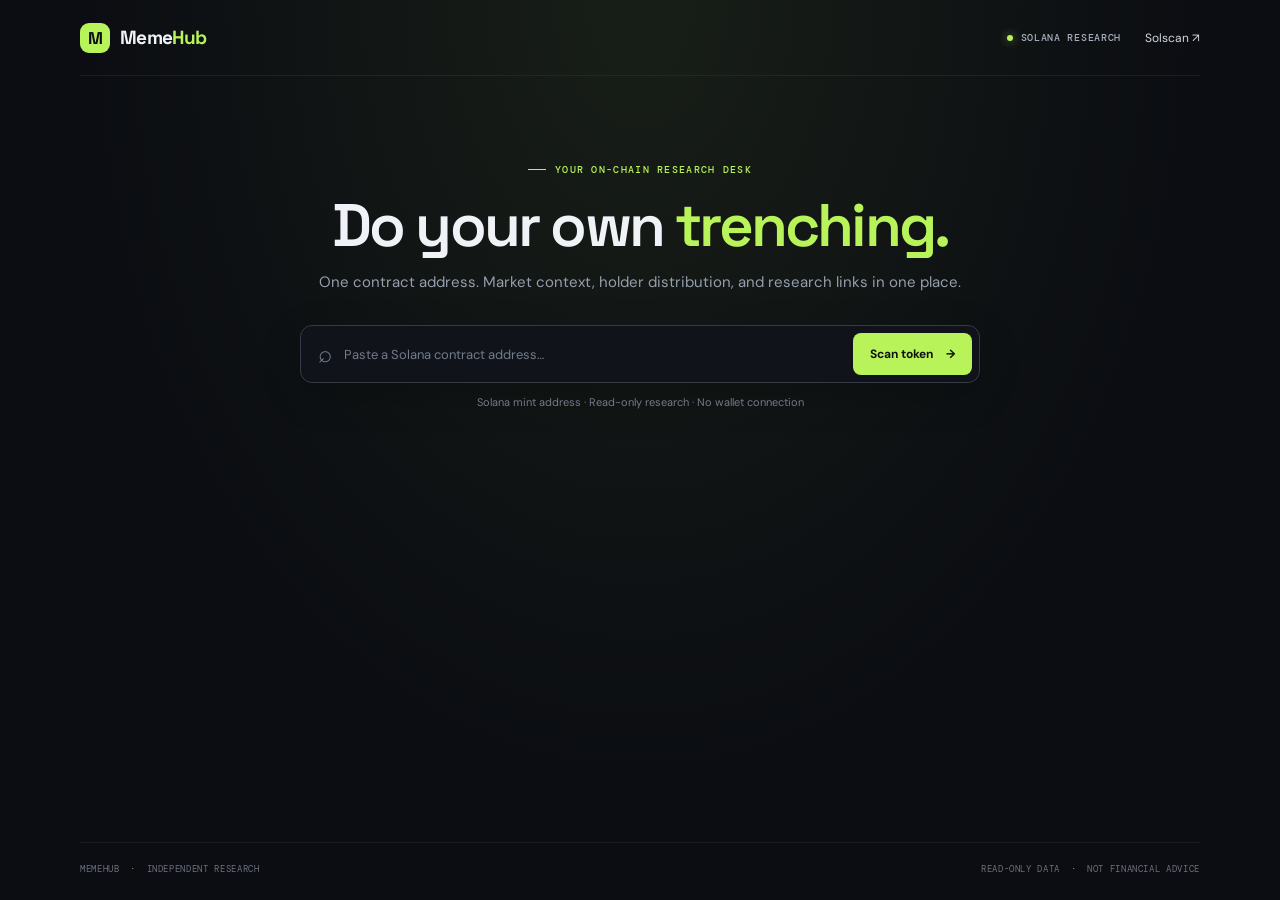
<file: index.html>
<!doctype html>
<html lang="en">
  <head>
    <meta charset="utf-8">
    <meta name="viewport" content="width=device-width, initial-scale=1">
    <meta name="theme-color" content="#0b0d12">
    <meta name="description" content="A focused Solana token research dashboard for market data, holder distribution, and source links.">
    <title>MemeHub — Token research</title>
    <script>
      if (window.location.hostname === "127.0.0.1") {
        const localUrl = new URL(window.location.href);
        localUrl.hostname = "localhost";
        window.location.replace(localUrl.href);
      }
    </script>
    <link rel="stylesheet" href="./styles.css">
    <script src="./app.js" defer></script>
  </head>
  <body class="home-page">
    <div class="app-shell">
      <header class="topbar">
        <a class="brand" href="./" aria-label="MemeHub home">
          <span class="brand-mark" aria-hidden="true">M</span>
          <span>Meme<span class="brand-accent">Hub</span></span>
        </a>
        <div class="topbar-right">
          <span class="network-indicator"><span></span> SOLANA RESEARCH</span>
          <a class="top-link" href="https://solscan.io/" target="_blank" rel="noreferrer">Solscan <span aria-hidden="true">↗</span></a>
        </div>
      </header>

      <main>
        <section class="hero">
          <div class="eyebrow"><span class="eyebrow-line"></span> YOUR ON-CHAIN RESEARCH DESK</div>
          <h1>Do your own <span>trenching.</span></h1>
          <p class="hero-copy">One contract address. Market context, holder distribution, and research links in one place.</p>

          <form id="scan-form" class="search-form home-search" action="./results.html" method="get" novalidate>
            <label class="sr-only" for="ca-input">Solana token contract address</label>
            <span class="search-icon" aria-hidden="true">⌕</span>
            <input id="ca-input" name="ca" type="text" spellcheck="false" autocomplete="off" required
              placeholder="Paste a Solana contract address…" aria-describedby="search-hint">
            <button id="scan-button" type="submit"><span>Scan token</span><span aria-hidden="true">→</span></button>
          </form>
          <p class="search-hint" id="search-hint">Solana mint address · Read-only research · No wallet connection</p>
          <div id="status-message" class="status-message" role="status" aria-live="polite"></div>
        </section>
      </main>

      <footer class="footer">
        <span>MEMEHUB <span class="footer-dot">·</span> INDEPENDENT RESEARCH</span>
        <span>READ-ONLY DATA <span class="footer-dot">·</span> NOT FINANCIAL ADVICE</span>
      </footer>
    </div>
  </body>
</html>
</file>
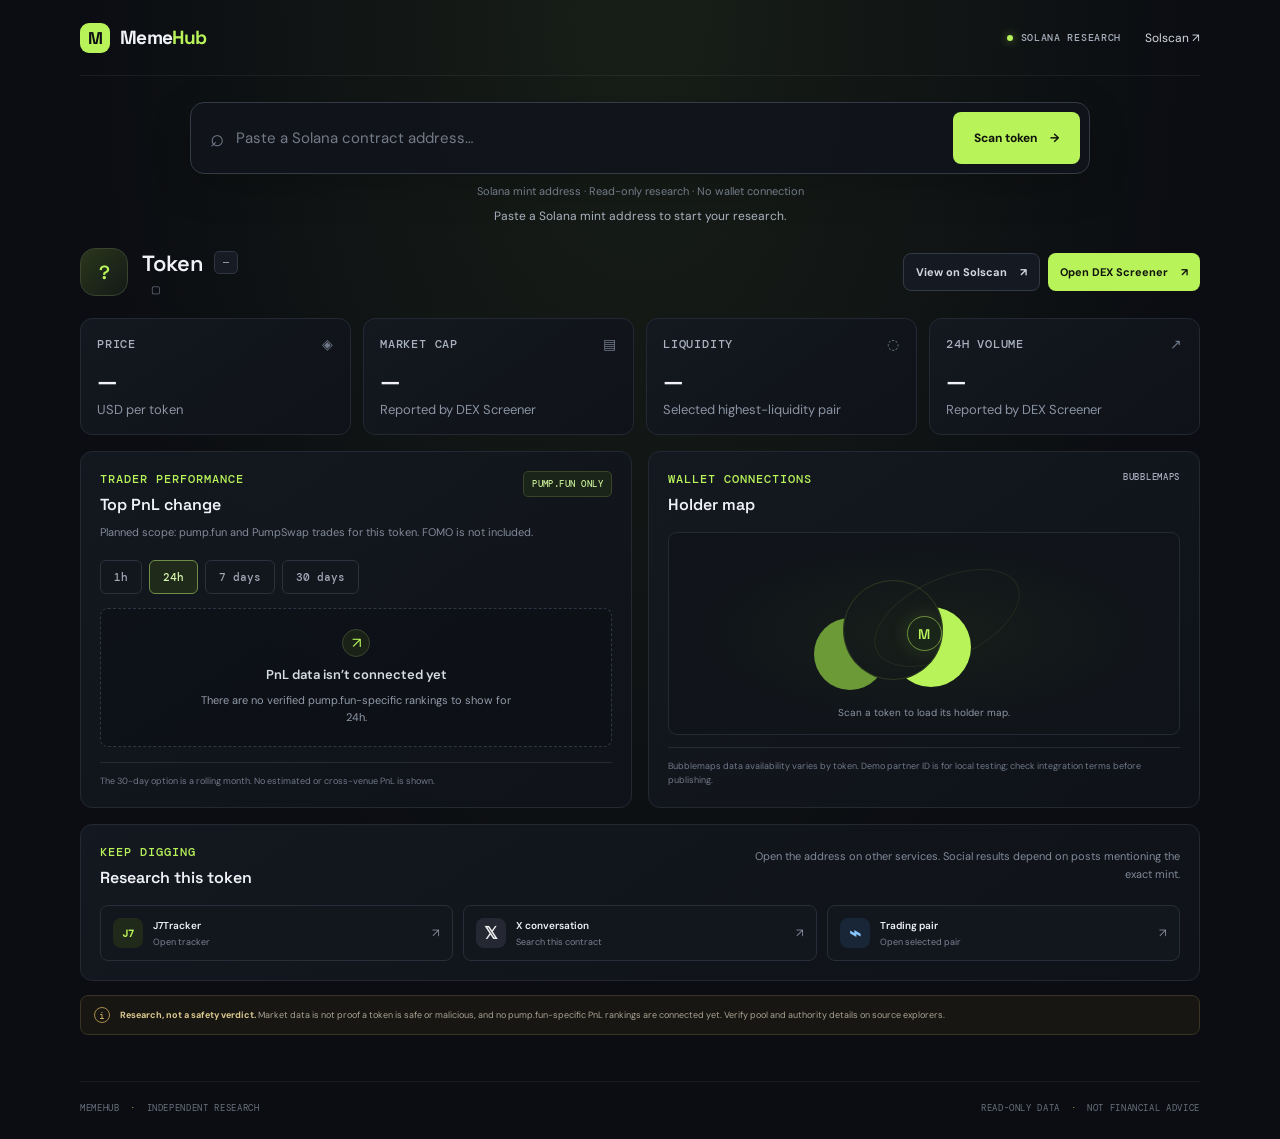
<file: results.html>
<!doctype html>
<html lang="en">
  <head>
    <meta charset="utf-8">
    <meta name="viewport" content="width=device-width, initial-scale=1">
    <meta name="theme-color" content="#0b0d12">
    <meta name="description" content="Solana token market, holder distribution, and research links.">
    <title>Token research — MemeHub</title>
    <script>
      if (window.location.hostname === "127.0.0.1") {
        const localUrl = new URL(window.location.href);
        localUrl.hostname = "localhost";
        window.location.replace(localUrl.href);
      }

      const transitionKey = "memehub-search-origin";
      const savedOrigin = sessionStorage.getItem(transitionKey);
      if (savedOrigin) {
        sessionStorage.removeItem(transitionKey);
        const origin = JSON.parse(savedOrigin);
        const validOrigin = [origin.x, origin.y, origin.width, origin.height, origin.timestamp, origin.viewportWidth].every(Number.isFinite)
          && origin.width > 0
          && origin.height > 0
          && origin.viewportWidth === window.innerWidth
          && Date.now() - origin.timestamp >= 0
          && Date.now() - origin.timestamp < 5000;
        if (validOrigin) {
          document.documentElement.dataset.searchOrigin = savedOrigin;
          document.documentElement.classList.add("search-transition-ready", "search-transition-pending");
        }
      }
    </script>
    <link rel="stylesheet" href="./styles.css">
    <script src="./app.js" defer></script>
  </head>
  <body class="results-page">
    <div class="app-shell">
      <header class="topbar">
        <a class="brand" href="./" aria-label="MemeHub home">
          <span class="brand-mark" aria-hidden="true">M</span>
          <span>Meme<span class="brand-accent">Hub</span></span>
        </a>
        <div class="topbar-right">
          <span class="network-indicator"><span></span> SOLANA RESEARCH</span>
          <a class="top-link" href="https://solscan.io/" target="_blank" rel="noreferrer">Solscan <span aria-hidden="true">↗</span></a>
        </div>
      </header>

      <main>
        <form id="scan-form" class="search-form results-search" action="./results.html" method="get" novalidate>
          <label class="sr-only" for="ca-input">Solana token contract address</label>
          <span class="search-icon" aria-hidden="true">⌕</span>
          <input id="ca-input" name="ca" type="text" spellcheck="false" autocomplete="off" required
            placeholder="Paste a Solana contract address…" aria-describedby="search-hint">
          <button id="scan-button" type="submit"><span>Scan token</span><span aria-hidden="true">→</span></button>
        </form>
        <p class="search-hint results-search-hint" id="search-hint">Solana mint address · Read-only research · No wallet connection</p>
        <div id="status-message" class="status-message results-status" role="status" aria-live="polite"></div>

        <section id="results" class="results" aria-label="Token research results">
          <div class="token-heading">
            <div class="token-identity">
              <div id="token-avatar" class="token-avatar" aria-hidden="true">?</div>
              <div>
                <div class="token-name-line">
                  <h2 id="token-name">Token</h2>
                  <span id="token-symbol" class="symbol-chip">—</span>
                </div>
                <button id="copy-ca" class="ca-copy" type="button" title="Copy contract address">
                  <span id="token-ca"></span><span aria-hidden="true">▢</span>
                </button>
              </div>
            </div>
            <div class="token-actions">
              <a id="solscan-link" class="button button-secondary" target="_blank" rel="noreferrer">View on Solscan <span aria-hidden="true">↗</span></a>
              <a id="dex-link" class="button button-primary" target="_blank" rel="noreferrer">Open DEX Screener <span aria-hidden="true">↗</span></a>
            </div>
          </div>

          <div class="metrics-grid">
            <article class="metric-card">
              <div class="metric-label">PRICE <span class="metric-icon">◈</span></div>
              <div id="metric-price" class="metric-value">—</div>
              <div class="metric-caption">USD per token</div>
            </article>
            <article class="metric-card">
              <div class="metric-label">MARKET CAP <span class="metric-icon">▤</span></div>
              <div id="metric-market-cap" class="metric-value">—</div>
              <div class="metric-caption">Reported by DEX Screener</div>
            </article>
            <article class="metric-card">
              <div class="metric-label">LIQUIDITY <span class="metric-icon">◌</span></div>
              <div id="metric-liquidity" class="metric-value">—</div>
              <div class="metric-caption">Selected highest-liquidity pair</div>
            </article>
            <article class="metric-card">
              <div class="metric-label">24H VOLUME <span class="metric-icon">↗</span></div>
              <div id="metric-volume" class="metric-value">—</div>
              <div id="metric-change" class="metric-caption">Reported by DEX Screener</div>
            </article>
          </div>

          <div class="content-grid">
            <section class="panel pnl-panel" aria-labelledby="pnl-heading">
              <div class="panel-heading">
                <div>
                  <div class="section-kicker">TRADER PERFORMANCE</div>
                  <h3 id="pnl-heading">Top PnL change</h3>
                </div>
                <span class="pnl-platform">PUMP.FUN ONLY</span>
              </div>
              <p class="panel-description">Planned scope: pump.fun and PumpSwap trades for this token. FOMO is not included.</p>
              <div class="pnl-periods" role="group" aria-label="PnL time range">
                <button class="pnl-period" type="button" data-pnl-period="1h" aria-pressed="false">1h</button>
                <button class="pnl-period" type="button" data-pnl-period="24h" aria-pressed="true">24h</button>
                <button class="pnl-period" type="button" data-pnl-period="7d" aria-pressed="false">7 days</button>
                <button class="pnl-period" type="button" data-pnl-period="30d" aria-pressed="false">30 days</button>
              </div>
              <div class="pnl-empty" role="status" aria-live="polite">
                <span class="pnl-empty-icon" aria-hidden="true">↗</span>
                <strong>PnL data isn’t connected yet</strong>
                <span>There are no verified pump.fun-specific rankings to show for <span id="pnl-period-label">24h</span>.</span>
              </div>
              <div class="panel-footnote">The 30-day option is a rolling month. No estimated or cross-venue PnL is shown.</div>
            </section>

            <section class="panel map-panel">
              <div class="panel-heading">
                <div>
                  <div class="section-kicker">WALLET CONNECTIONS</div>
                  <h3>Holder map</h3>
                </div>
                <span class="map-provider">BUBBLEMAPS</span>
              </div>
              <div id="map-placeholder" class="map-placeholder">
                <div class="map-orbit orbit-one"></div>
                <div class="map-orbit orbit-two"></div>
                <div class="map-center">M</div>
                <p>Scan a token to load its holder map.</p>
              </div>
              <iframe id="bubblemap-frame" class="bubblemap-frame is-hidden" title="Bubblemaps Solana holder map" allow="clipboard-write" loading="lazy"></iframe>
              <p class="panel-footnote">Bubblemaps data availability varies by token. Demo partner ID is for local testing; check integration terms before publishing.</p>
            </section>
          </div>

          <section class="panel research-panel">
            <div class="panel-heading research-heading">
              <div>
                <div class="section-kicker">KEEP DIGGING</div>
                <h3>Research this token</h3>
              </div>
              <p class="panel-description">Open the address on other services. Social results depend on posts mentioning the exact mint.</p>
            </div>
            <div class="research-links">
              <a id="j7-link" class="research-link" href="https://j7tracker.io/" target="_blank" rel="noreferrer">
                <span class="research-icon j7-icon">J7</span><span><strong>J7Tracker</strong><small>Open tracker</small></span><span class="link-arrow">↗</span>
              </a>
              <a id="x-link" class="research-link" target="_blank" rel="noreferrer">
                <span class="research-icon x-icon">𝕏</span><span><strong>X conversation</strong><small>Search this contract</small></span><span class="link-arrow">↗</span>
              </a>
              <a id="pair-link" class="research-link" target="_blank" rel="noreferrer">
                <span class="research-icon pair-icon">⌁</span><span><strong>Trading pair</strong><small>Open selected pair</small></span><span class="link-arrow">↗</span>
              </a>
            </div>
          </section>

          <aside class="disclaimer">
            <span class="disclaimer-icon">i</span>
            <p><strong>Research, not a safety verdict.</strong> Market data is not proof a token is safe or malicious, and no pump.fun-specific PnL rankings are connected yet. Verify pool and authority details on source explorers.</p>
            <span id="updated-at" class="updated-at"></span>
          </aside>
        </section>
      </main>

      <footer class="footer">
        <span>MEMEHUB <span class="footer-dot">·</span> INDEPENDENT RESEARCH</span>
        <span>READ-ONLY DATA <span class="footer-dot">·</span> NOT FINANCIAL ADVICE</span>
      </footer>
    </div>
  </body>
</html>
</file>
<file: styles.css>
@import url("https://fonts.googleapis.com/css2?family=DM+Mono:wght@400;500&family=DM+Sans:wght@400;500;600;700&family=Space+Grotesk:wght@400;500;600;700&display=swap");

:root {
  color-scheme: dark;
  --bg: #0b0d12;
  --panel: #11141b;
  --panel-raised: #151922;
  --border: #232833;
  --muted: #7f8797;
  --text: #f0f2f7;
  --green: #b8f35a;
  --green-dim: #17231a;
  --red: #ff727d;
}

* { box-sizing: border-box; }

body {
  min-width: 320px;
  margin: 0;
  background:
    radial-gradient(ellipse at 50% 1%, rgba(184, 243, 90, .075), transparent 35rem),
    var(--bg);
  color: var(--text);
  font-family: "DM Sans", sans-serif;
  -webkit-font-smoothing: antialiased;
}

button, input { font: inherit; }
a { color: inherit; text-decoration: none; }
.is-hidden { display: none !important; }
.sr-only { position: absolute; width: 1px; height: 1px; padding: 0; margin: -1px; overflow: hidden; clip: rect(0, 0, 0, 0); white-space: nowrap; border: 0; }

.app-shell { display: flex; width: min(1120px, calc(100% - 56px)); min-height: 100vh; min-height: 100svh; margin: 0 auto; flex-direction: column; }
main { flex: 1; }
.topbar { height: 76px; display: flex; align-items: center; justify-content: space-between; border-bottom: 1px solid rgba(255,255,255,.06); }
.brand { display: inline-flex; align-items: center; gap: 10px; font: 700 19px "Space Grotesk", sans-serif; letter-spacing: -.7px; }
.brand-mark { display: grid; width: 30px; height: 30px; place-items: center; color: #0b0d12; background: var(--green); border-radius: 9px; font-size: 17px; }
.brand-accent { color: var(--green); }
.topbar-right { display: flex; align-items: center; gap: 24px; color: #a9afbc; font-size: 12px; }
.network-indicator, .live-tag { display: inline-flex; align-items: center; gap: 8px; color: #a7afbd; font: 500 10px "DM Mono", monospace; letter-spacing: .7px; }
.network-indicator > span, .live-tag > span { display: block; width: 6px; height: 6px; background: var(--green); border-radius: 50%; box-shadow: 0 0 10px rgba(184,243,90,.6); }
.top-link { color: #d5d8e0; }
.top-link:hover { color: var(--green); }

.hero { max-width: 680px; margin: 78px auto 56px; text-align: center; }
.eyebrow, .section-kicker { color: var(--green); font: 500 10px "DM Mono", monospace; letter-spacing: 1.3px; }
.eyebrow { display: inline-flex; align-items: center; gap: 9px; }
.eyebrow-line { width: 18px; height: 1px; background: var(--green); }
h1 { margin: 18px 0 12px; font: 600 clamp(39px, 6vw, 60px)/1.06 "Space Grotesk", sans-serif; letter-spacing: -2.8px; }
h1 > span { color: var(--green); }
.hero-copy { margin: 0; color: #969ead; font-size: 15px; line-height: 1.7; }
.search-form { display: flex; align-items: center; gap: 12px; width: min(100%, 680px); min-height: 56px; margin: 0 auto; padding: 7px; border: 1px solid #343a46; border-radius: 12px; background: rgba(17,20,27,.92); box-shadow: 0 12px 40px rgba(0,0,0,.2); text-align: left; transition: border-color .15s ease, box-shadow .15s ease; }
.search-form:focus-within { border-color: rgba(184,243,90,.65); box-shadow: 0 0 0 3px rgba(184,243,90,.08); }
.search-icon { padding-left: 10px; color: #747d8d; font-size: 24px; line-height: 1; }
.search-form input { min-width: 0; flex: 1; padding: 12px 0; border: 0; outline: 0; background: transparent; color: var(--text); font: 13px "DM Mono", monospace; }
.search-form input::placeholder { color: #737b89; font-family: "DM Sans", sans-serif; }
.search-form button, .button { display: inline-flex; justify-content: center; align-items: center; gap: 13px; border: 0; border-radius: 8px; cursor: pointer; font-size: 12px; font-weight: 700; transition: transform .15s ease, background .15s ease; }
.search-form button { min-height: 42px; padding: 0 17px; color: #10130b; background: var(--green); }
.search-form button:hover, .button-primary:hover { transform: translateY(-1px); background: #c8ff6b; }
.search-form button:disabled { opacity: .65; cursor: wait; transform: none; }
.search-hint { margin: 12px 0 0; color: #737b89; font-size: 11px; }
.status-message { min-height: 18px; margin-top: 10px; color: #aab2bf; font-size: 12px; }
.status-message.error { color: var(--red); }
.home-search { margin-top: 0; }
.home-page .search-form { margin-top: 30px; }
.home-page .search-hint { text-align: center; }
.results-search { width: min(100%, 900px); min-height: 72px; margin-top: 26px; padding: 9px; border-radius: 14px; }
.results-search input { padding: 14px 0; font-size: 15px; }
.results-search button { min-height: 52px; padding: 0 21px; }
.results-search-hint, .results-status { width: min(100%, 900px); margin-right: auto; margin-left: auto; text-align: center; }
.results-search-hint { margin-top: 10px; }
.results { margin-top: 22px; }
html.search-transition-ready .results-search { visibility: hidden; }
html.search-transition-pending .results { opacity: 0; transition: opacity 220ms ease; }

.results { padding-bottom: 46px; }
.token-heading { display: flex; align-items: center; justify-content: space-between; gap: 24px; margin-bottom: 22px; }
.token-identity { display: flex; align-items: center; gap: 14px; min-width: 0; }
.token-avatar { display: grid; flex: 0 0 48px; width: 48px; height: 48px; place-items: center; border: 1px solid #394330; border-radius: 15px; color: var(--green); background: linear-gradient(135deg, #29361b, #131a17); font: 600 19px "Space Grotesk", sans-serif; }
.token-name-line { display: flex; align-items: center; gap: 10px; }
.token-name-line h2 { overflow: hidden; max-width: 420px; margin: 0; font: 600 22px "Space Grotesk", sans-serif; text-overflow: ellipsis; white-space: nowrap; }
.symbol-chip { padding: 4px 8px; border: 1px solid #303541; border-radius: 5px; color: #aeb6c4; background: #171b23; font: 10px "DM Mono", monospace; }
.ca-copy { display: flex; align-items: center; gap: 9px; margin-top: 6px; padding: 0; border: 0; color: #838b9a; background: transparent; cursor: pointer; font: 10px "DM Mono", monospace; }
.ca-copy:hover { color: var(--green); }
.ca-copy span:first-child { overflow: hidden; max-width: 270px; text-overflow: ellipsis; white-space: nowrap; }
.token-actions { display: flex; gap: 8px; }
.button { min-height: 38px; padding: 0 12px; font-size: 11px; }
.button-secondary { border: 1px solid #343a46; color: #d3d7df; background: #151922; }
.button-secondary:hover { border-color: #626b7b; }
.button-primary { color: #10130b; background: var(--green); }

.metrics-grid { display: grid; grid-template-columns: repeat(4, minmax(0,1fr)); gap: 12px; margin-bottom: 16px; }
.metric-card, .panel { border: 1px solid var(--border); border-radius: 12px; background: linear-gradient(145deg, rgba(20,24,32,.96), rgba(15,18,24,.96)); }
.metric-card { min-height: 116px; padding: 16px; }
.metric-label { display: flex; align-items: center; justify-content: space-between; color: #a9b1bf; font: 500 12px "DM Mono", monospace; letter-spacing: .8px; }
.metric-icon { color: #707a89; font-size: 14px; }
.metric-value { margin-top: 13px; overflow: hidden; font: 600 23px "Space Grotesk", sans-serif; letter-spacing: -.7px; text-overflow: ellipsis; white-space: nowrap; }
.metric-caption { margin-top: 5px; color: #8b94a3; font-size: 13px; }
.metric-caption.positive { color: var(--green); }
.metric-caption.negative { color: var(--red); }

.content-grid { display: grid; grid-template-columns: 1fr 1fr; gap: 16px; margin-bottom: 16px; }
.panel { padding: 19px; }
.panel-heading { display: flex; align-items: flex-start; justify-content: space-between; gap: 14px; }
.section-kicker { font-size: 12px; letter-spacing: 1px; }
.panel-heading h3 { margin: 7px 0 0; font: 600 16px "Space Grotesk", sans-serif; }
.live-tag { padding: 6px 8px; border: 1px solid #28352a; border-radius: 5px; color: #b5c0ad; font-size: 8px; }
.live-tag > span { width: 5px; height: 5px; }
.map-provider { color: #a6aebe; font: 500 9px "DM Mono", monospace; letter-spacing: .7px; }
.panel-description { margin: 9px 0 16px; color: #818a99; font-size: 11px; line-height: 1.6; }
.pnl-platform { flex: 0 0 auto; padding: 6px 8px; border: 1px solid #38452a; border-radius: 5px; color: #c4e994; background: #1b2418; font: 500 9px "DM Mono", monospace; letter-spacing: .45px; }
.pnl-periods { display: flex; flex-wrap: wrap; gap: 7px; margin: 18px 0 14px; }
.pnl-period { min-height: 34px; padding: 0 13px; border: 1px solid #2b313d; border-radius: 6px; color: #a1a9b6; background: #12161d; font: 500 11px "DM Mono", monospace; cursor: pointer; transition: border-color .15s ease, color .15s ease, background .15s ease; }
.pnl-period:hover { border-color: #536442; color: #e0e6d7; }
.pnl-period[aria-pressed="true"] { border-color: #708e49; color: #d5f4ac; background: #202a1b; }
.pnl-empty { display: grid; min-height: 130px; place-content: center; justify-items: center; gap: 9px; padding: 20px; border: 1px dashed #303744; border-radius: 8px; background: rgba(12,15,20,.55); text-align: center; }
.pnl-empty-icon { display: grid; width: 28px; height: 28px; place-items: center; border: 1px solid #3a4630; border-radius: 50%; color: var(--green); background: #1a2117; font-size: 15px; }
.pnl-empty strong { color: #d5dbe4; font-size: 13px; font-weight: 600; }
.pnl-empty > span:last-child { max-width: 310px; color: #929baa; font-size: 11px; line-height: 1.55; }
.panel-footnote { margin: 15px 0 0; padding-top: 11px; border-top: 1px solid #252a34; color: #707989; font-size: 9px; line-height: 1.6; }
.map-placeholder { position: relative; display: grid; min-height: 203px; place-items: center; overflow: hidden; margin-top: 17px; border: 1px solid #242a34; border-radius: 9px; background: radial-gradient(ellipse, #161e19 0%, #11151a 60%, #101319 100%); }
.map-placeholder p { z-index: 1; align-self: end; margin: 0 0 15px; color: #8c95a3; font-size: 10px; }
.map-orbit { position: absolute; width: 100px; height: 100px; border: 1px solid rgba(184,243,90,.15); border-radius: 50%; }
.orbit-one { transform: translate(-31px,-4px); box-shadow: 38px 17px 0 -10px #b8f35a, -43px 24px 0 -14px #6c9a37; }
.orbit-two { width: 156px; height: 80px; transform: translate(23px,-16px) rotate(-25deg); border-color: rgba(184,243,90,.08); }
.map-center { position: absolute; display: grid; width: 35px; height: 35px; place-items: center; border: 1px solid #6e903e; border-radius: 50%; color: var(--green); background: #1a2519; font: 600 14px "Space Grotesk", sans-serif; box-shadow: 0 0 20px rgba(184,243,90,.15); }
.bubblemap-frame { width: 100%; height: 360px; margin-top: 17px; border: 1px solid #242a34; border-radius: 9px; background: #0c0f14; }
.map-panel .panel-footnote { margin-top: 12px; }

.research-panel { margin-bottom: 14px; }
.research-heading { align-items: center; }
.research-heading .panel-description { max-width: 430px; margin: 0; text-align: right; }
.research-links { display: grid; grid-template-columns: repeat(3, minmax(0,1fr)); gap: 10px; margin-top: 17px; }
.research-link { display: flex; align-items: center; gap: 10px; min-width: 0; padding: 12px; border: 1px solid #282e39; border-radius: 8px; background: #12161d; transition: border-color .15s ease, background .15s ease; }
.research-link:hover { border-color: #4b583b; background: #171d18; }
.research-icon { display: grid; flex: 0 0 30px; width: 30px; height: 30px; place-items: center; border-radius: 8px; color: var(--green); background: #202a1a; font: 600 10px "DM Mono", monospace; }
.x-icon { color: #eee; background: #252832; font-size: 17px; }
.pair-icon { color: #88c5ff; background: #182638; font-size: 20px; }
.research-link > span:nth-child(2) { display: grid; gap: 4px; min-width: 0; }
.research-link strong { overflow: hidden; font-size: 10px; font-weight: 600; text-overflow: ellipsis; white-space: nowrap; }
.research-link small { color: #7b8493; font-size: 9px; }
.link-arrow { margin-left: auto; color: #818a99; font-size: 12px; }

.disclaimer { display: flex; align-items: center; gap: 10px; padding: 11px 13px; border: 1px solid #3a3425; border-radius: 8px; background: rgba(39,33,21,.48); }
.disclaimer-icon { display: grid; flex: 0 0 16px; width: 16px; height: 16px; place-items: center; border: 1px solid #a88d49; border-radius: 50%; color: #e0c36d; font: 10px "DM Mono", monospace; }
.disclaimer p { flex: 1; margin: 0; color: #a9a392; font-size: 9px; line-height: 1.6; }
.disclaimer p strong { color: #d9c98e; }
.updated-at { flex: 0 0 auto; color: #777568; font: 9px "DM Mono", monospace; }
.footer { display: flex; justify-content: space-between; padding: 20px 0 25px; border-top: 1px solid rgba(255,255,255,.06); color: #69717f; font: 9px "DM Mono", monospace; letter-spacing: .65px; }
.footer-dot { padding: 0 5px; color: var(--green); }

@media (max-width: 760px) {
  .app-shell { width: min(100% - 32px, 560px); }
  .hero { margin: 56px auto 40px; }
  .content-grid { grid-template-columns: 1fr; }
  .token-heading { align-items: flex-start; flex-direction: column; }
  .token-actions { width: 100%; }
  .token-actions .button { flex: 1; }
  .research-heading { align-items: flex-start; flex-direction: column; }
  .research-heading .panel-description { max-width: none; text-align: left; }
  .research-links { grid-template-columns: 1fr; }
}

@media (max-width: 480px) {
  .app-shell { width: calc(100% - 28px); }
  .topbar { height: 64px; }
  .network-indicator { display: none; }
  .hero { margin-top: 47px; }
  h1 { letter-spacing: -1.9px; }
  .hero-copy { max-width: 320px; margin: 0 auto; font-size: 13px; }
  .search-form { min-height: 56px; gap: 8px; }
  .search-form input { font-size: 11px; }
  .search-form button { min-height: 42px; gap: 7px; padding: 0 11px; font-size: 10px; }
  .results-search { min-height: 62px; margin-top: 18px; }
  .results-search button { min-height: 44px; }
  .metrics-grid { grid-template-columns: repeat(2, minmax(0,1fr)); gap: 9px; }
  .metric-card { min-height: 103px; padding: 13px; }
  .metric-value { font-size: 20px; }
  .token-name-line h2 { max-width: 230px; font-size: 19px; }
  .panel { padding: 15px; }
  .disclaimer { align-items: flex-start; flex-wrap: wrap; }
  .updated-at { margin-left: 26px; }
  .footer { gap: 12px; font-size: 8px; }
}
</file>
